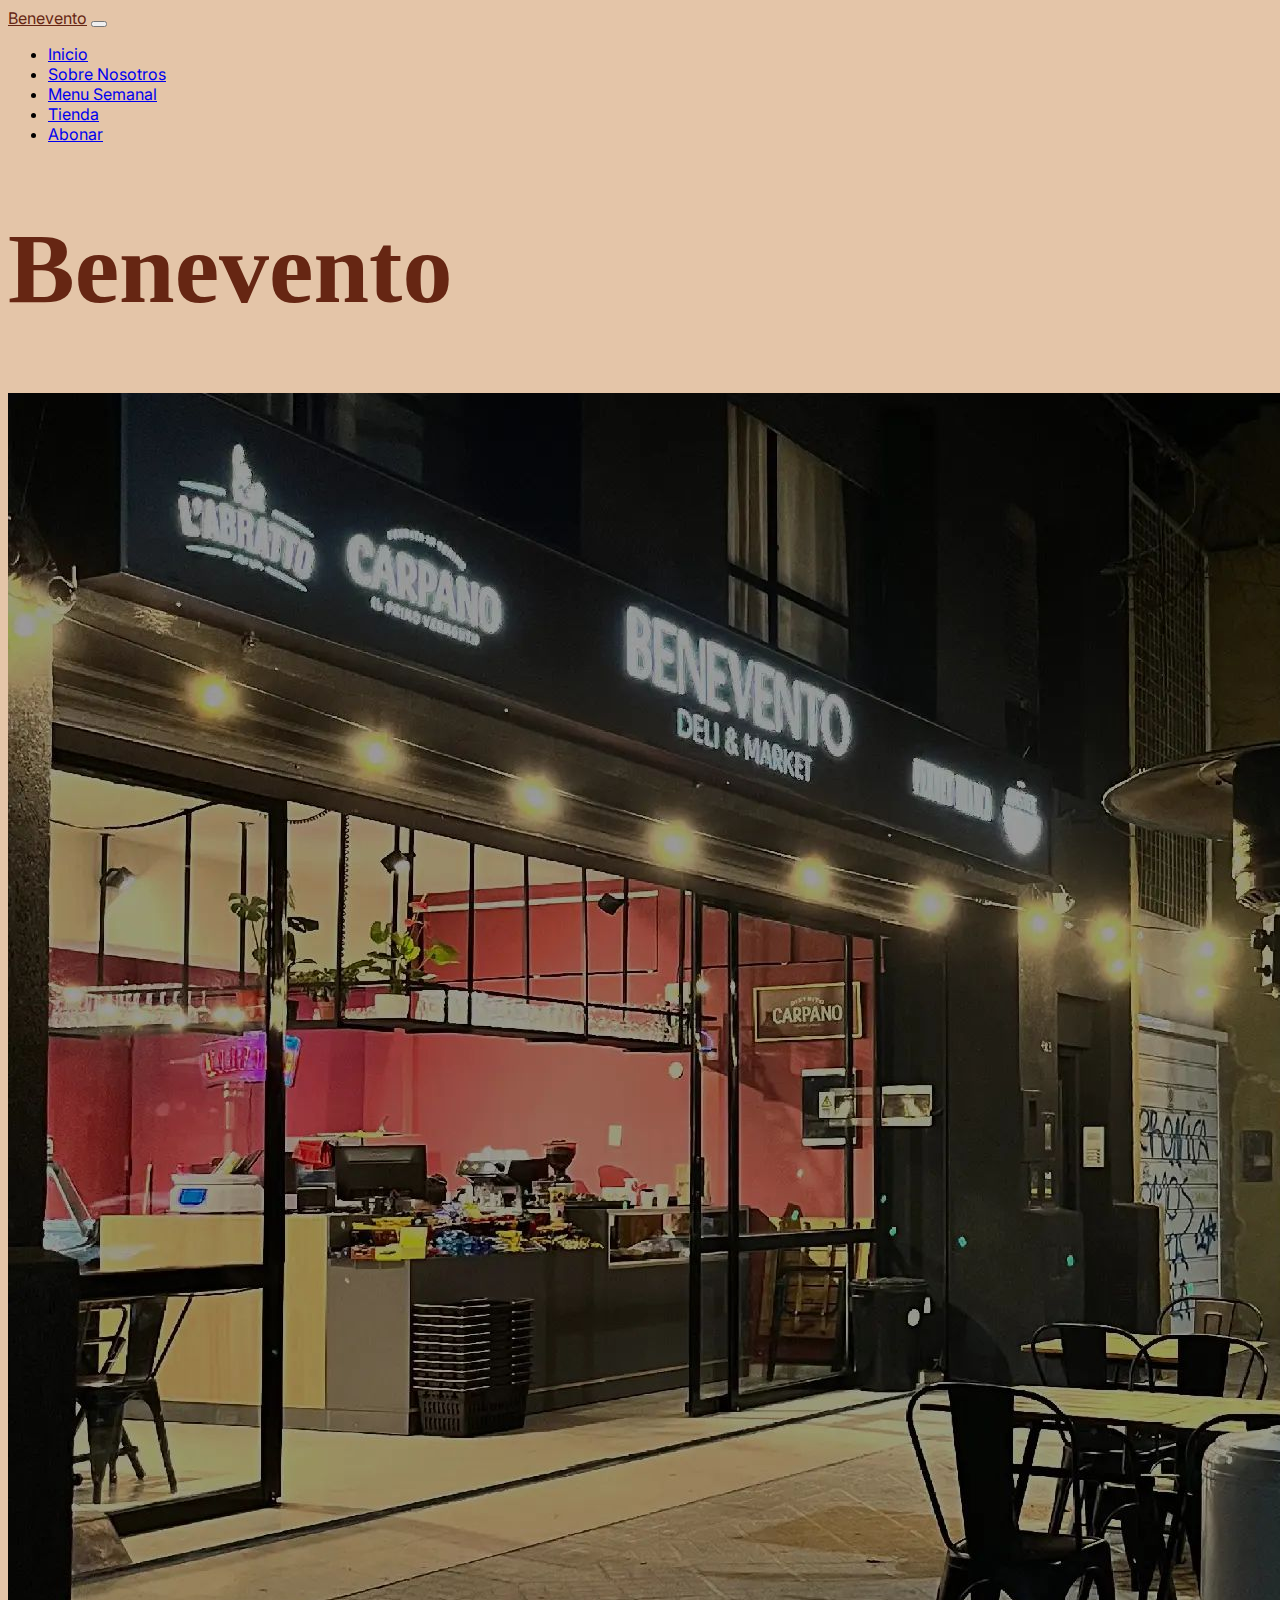
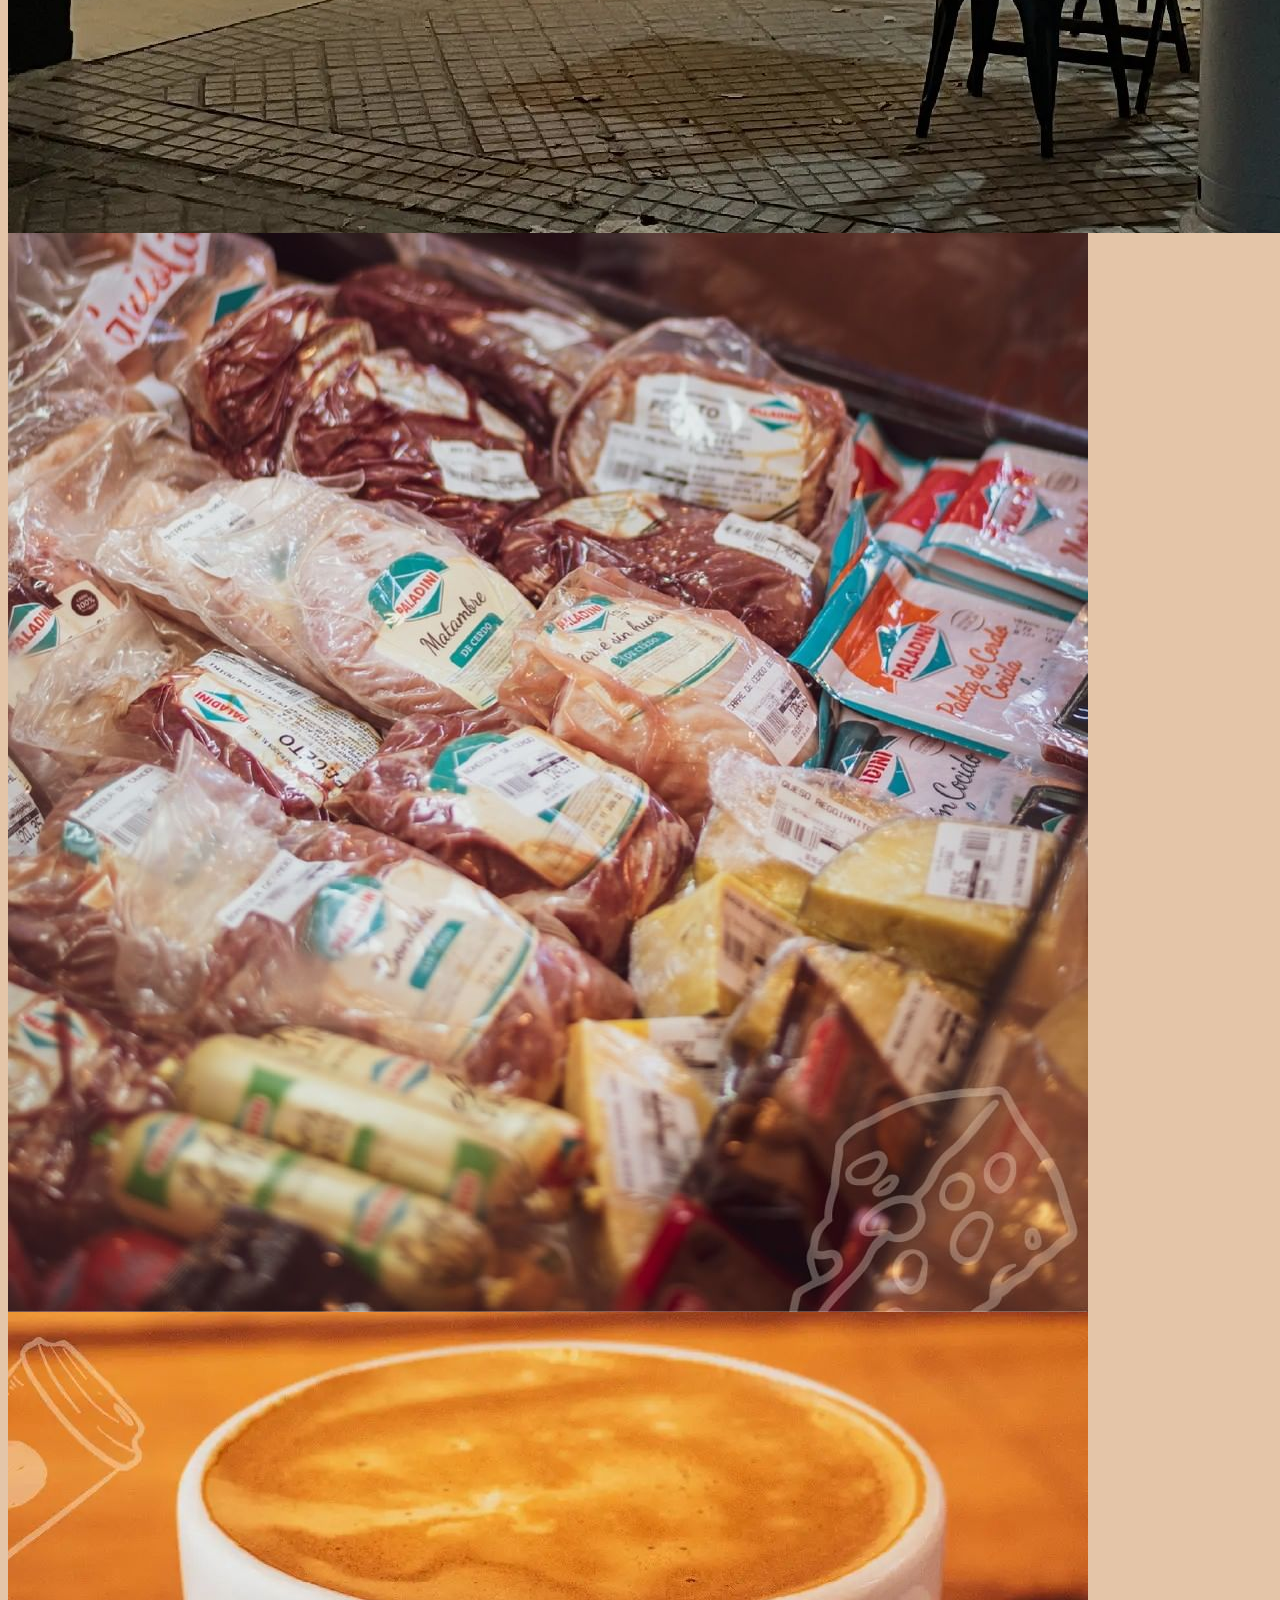
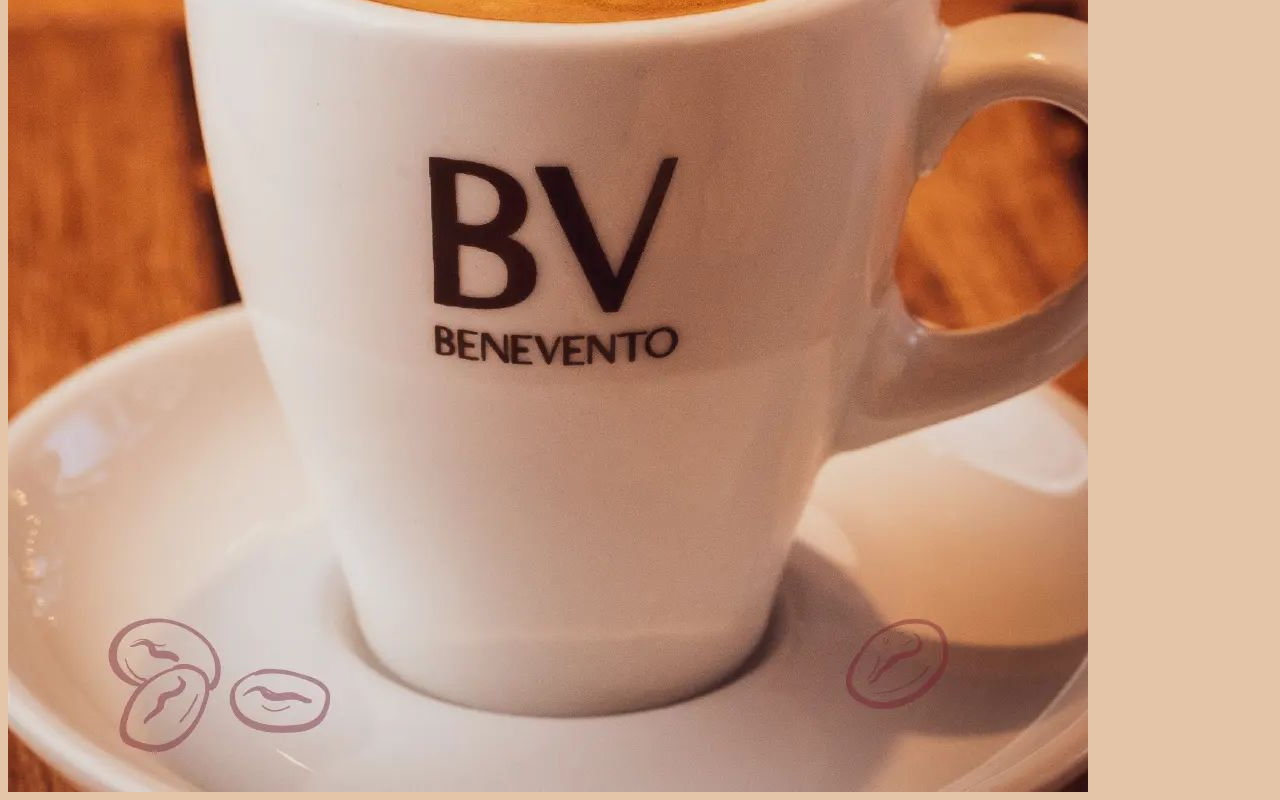
<file: index.html>
<!DOCTYPEType html>
<html lang="es">
<head> 
    <meta charset="UTF-8">
    <link rel="stylesheet" href="https://fonts.googleapis.com/css?family=Inter">
    <!-- CSS only -->
    <link href="https://cdn.jsdelivr.net/npm/bootstrap@5.2.0/dist/css/bootstrap.min.css" rel="stylesheet" integrity="sha384-gH2yIJqKdNHPEq0n4Mqa/HGKIhSkIHeL5AyhkYV8i59U5AR6csBvApHHNl/vI1Bx" crossorigin="anonymous">
    <link rel="stylesheet" href="./Styles/styles.css"> 
    <meta name="description" content="Benevento Dely y Market">
    <meta name="keywords" content="Benevento, DELY, MARKET. SUPER, SUPERMERCADO, MENU SEMANAL, BEBIDAS, COMIDA, FRUTAS">
    <title>Benevento</title>
</head>


<body class="fondo"> 
            <nav class="navbar navbar-expand-lg bg-light">
                <div class="container-fluid">
                  <a class="navbar-brand encabezado fw-bold" href="./index.html">Benevento</a>
                  <button class="navbar-toggler" type="button" data-bs-toggle="collapse" data-bs-target="#navbarNav" aria-controls="navbarNav" aria-expanded="false" aria-label="Toggle navigation">
                    <span class="navbar-toggler-icon"></span>
                  </button>
                  <div class="collapse navbar-collapse" id="navbarNav">
                    <ul class="navbar-nav ms-auto">
                      <li class="nav-item">
                        <a class="nav-link active" aria-current="page" href="./index.html">Inicio</a>
                      </li>
                      <li class="nav-item">
                        <a class="nav-link" href="./paginas/info.html">Sobre Nosotros</a>
                      </li>
                      <li class="nav-item">
                        <a class="nav-link" href="./paginas/menu.html">Menu Semanal</a>
                      </li>
                      <li class="nav-item">
                        <a class="nav-link" href="./paginas/tienda.html">Tienda</a>
                      </li>
                      <li class="nav-item">
                        <a class="nav-link" href="./paginas/abonar.html">Abonar</a>
                      </li>
                    </ul>
                  </div>
                </div>
              </nav> 

            <section class="container-fluid">
                <div class="row">
                    <!-- INICIO FILA-->
                    <div class="col text-center p-5">
                        <!-- INICIO COLUMNA-->
                            <h1 id="logo">Benevento</h1>      
                    </div>
                    <!-- TERMINA COLUMNA-->
                </div>
                <!-- TERMINA FILA-->
            </section>

        <div class="container">  
            <div class="row">  
            <!--INICIO FILA-->
                <div class="col-3 col-xl-4">
                </div>
                <div class="col-6 col-xl-4">    
                <!--INICIO COLUMNA-->   
                    <!--CARRUSEL-->
                    <section class="carousel slide" data-bs-ride="carousel">
                        <div class="carousel-inner ">
                            <div class="carousel-item active">
                                <img class="d-block w-100" src="./Imagenes/index4.jfif"   alt="">
                            </div>
                            <div class="carousel-item">
                                <img class="d-block w-100" src="./Imagenes/index1.jpg"   alt="">
                            </div>
                            <div class="carousel-item">
                                <img class="d-block w-100" src="./Imagenes/index2.jfif"   alt="">
                            </div>
                        </div>
                    </section>
                    <!--FIN CARRUSEL-->
                </div>
                <!--FIN COLUMNA--> 
                <div class="col-3 col-xl-4">   
                </div>
            </div>
            <!--FIN FILA--> 
        </div>    
        
            
    <!-- JavaScript Bundle with Popper -->
<script src="https://cdn.jsdelivr.net/npm/bootstrap@5.2.0/dist/js/bootstrap.bundle.min.js" integrity="sha384-A3rJD856KowSb7dwlZdYEkO39Gagi7vIsF0jrRAoQmDKKtQBHUuLZ9AsSv4jD4Xa" crossorigin="anonymous"></script>
</body>
</html>
</file>
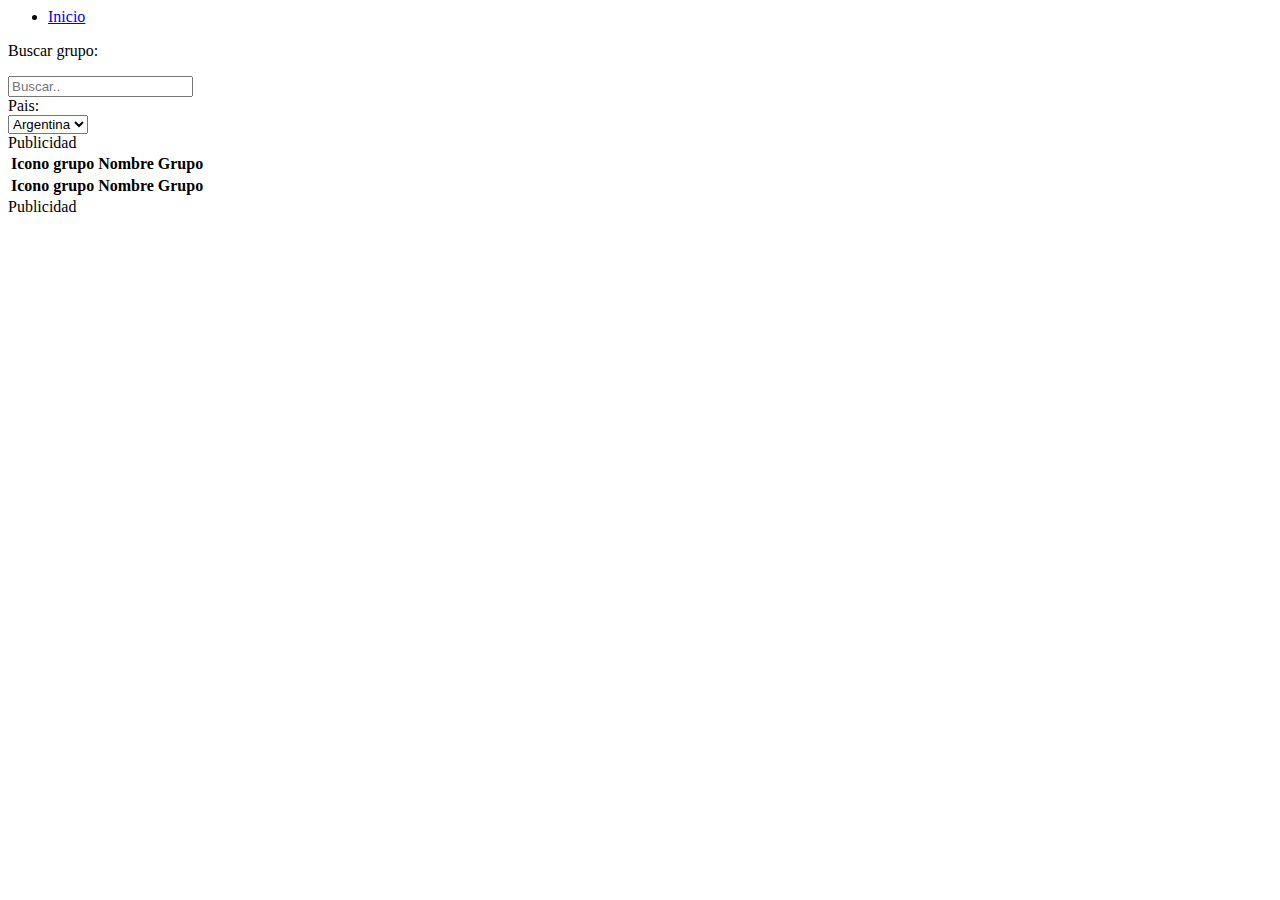
<file: paginas/grupos.html>
<!DOCTYPEType html>
<html lang="es">
<head> 
    <meta charset="UTF-8">
    <link rel="stylesheet" href="../Styles/styles.css"> 
    <link rel="stylesheet" href="https://fonts.googleapis.com/css?family=Inter">
    <title>CVT</title>
</head>

<body class="body">
    <header>
        <nav class="header__nav--inicio">
            <ul>
                <li>
                    <a href="../index.html">Inicio</a>
                </li> 
            </ul>  
        </nav>
    </header>

    
    <div class="buscador">
        <p class="buscador__p"> Buscar grupo: </p> 
        <input type="text" name="search" placeholder="Buscar..">
        <nav class="buscador__pais">Pais:</nav>
        <select>
            <option>Argentina</option>
            <option>Paraguay</option>
            <option>Uruguay</option>
            <option>Chile</option>
            <option>Brasil</option>
        </select>
    </div>

    <div class="main"> 
        <article>Publicidad</article>
        <aside>
             <table>
                <tr>
                    <th>Icono grupo</th>
                    <th>Nombre Grupo</th>
                </tr>
                <tr>
                    <th>Icono grupo</th>
                    <th>Nombre Grupo</th>
                </tr>
             </table>
        </aside>
        <article>Publicidad</article>
    </div>
</body>
</html>
</file>
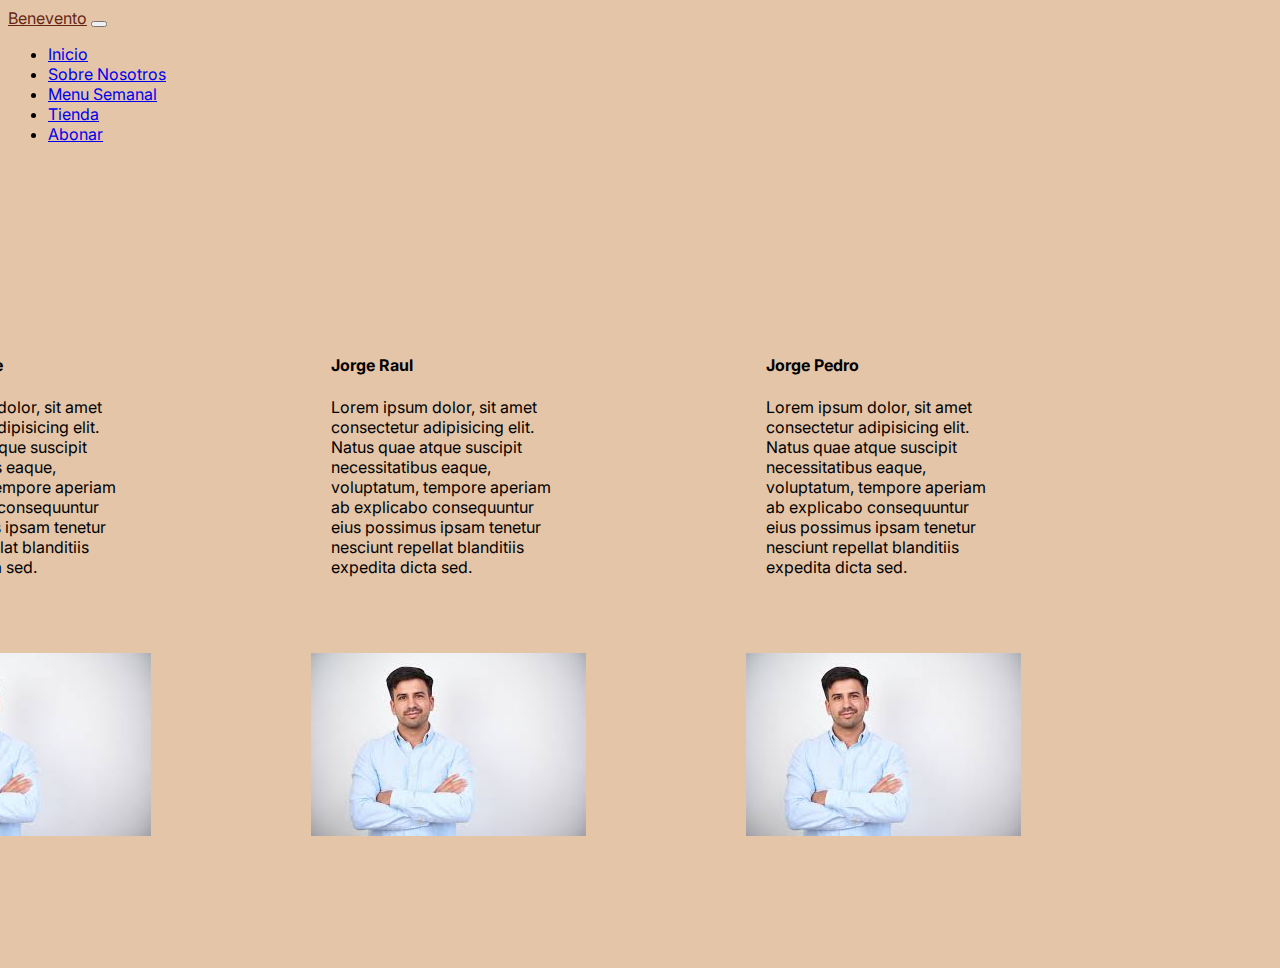
<file: paginas/info.html>
<!DOCTYPE html>
<html lang="en">
<head>
    <meta charset="UTF-8">
    <meta http-equiv="X-UA-Compatible" content="IE=edge">
    <meta name="viewport" content="width=device-width, initial-scale=1.0">
    <link rel="stylesheet" href="https://fonts.googleapis.com/css?family=Inter">
    <!-- CSS only -->
    <link href="https://cdn.jsdelivr.net/npm/bootstrap@5.2.0/dist/css/bootstrap.min.css" rel="stylesheet" integrity="sha384-gH2yIJqKdNHPEq0n4Mqa/HGKIhSkIHeL5AyhkYV8i59U5AR6csBvApHHNl/vI1Bx" crossorigin="anonymous">
    <link rel="stylesheet" href="../Styles/styles.css"> 
    <meta name="description" content="Benevento Dely y Market">
    <meta name="keywords" content="Benevento, DELY, MARKET. SUPER, SUPERMERCADO, MENU SEMANAL, BEBIDAS, COMIDA, FRUTAS">
    <title>Benevento</title>
</head>


<body class="fondo">
    <header>
        <nav class="navbar navbar-expand-lg bg-light">
            <div class="container-fluid">
              <a class="navbar-brand encabezado fw-bold" href="../index.html">Benevento</a>
              <button class="navbar-toggler" type="button" data-bs-toggle="collapse" data-bs-target="#navbarNav" aria-controls="navbarNav" aria-expanded="false" aria-label="Toggle navigation">
                <span class="navbar-toggler-icon"></span>
              </button>
              <div class="collapse navbar-collapse" id="navbarNav">
                <ul class="navbar-nav ms-auto">
                  <li class="nav-item">
                    <a class="nav-link active" aria-current="page" href="../index.html">Inicio</a>
                  </li>
                  <li class="nav-item">
                    <a class="nav-link" href="./info.html">Sobre Nosotros</a>
                  </li>
                  <li class="nav-item">
                    <a class="nav-link" href="./menu.html">Menu Semanal</a>
                  </li>
                  <li class="nav-item">
                    <a class="nav-link" href="./tienda.html">Tienda</a>
                  </li>
                  <li class="nav-item">
                    <a class="nav-link" href="./abonar.html">Abonar</a>
                  </li>
                </ul>
              </div>
            </div>
          </nav> 
    </header>


    <section class="perfil">
        <div class="container ">
          <!-- Card Start -->
          <div class="card">
            <div class="row ">
              <div class="col-md-6 p-1">
                <div class="card-block p-1">
                  <h4 class="card-title">Jorge Enrique </h4>
                  <p class="card-text">
                    Lorem ipsum dolor, sit amet consectetur adipisicing elit. Natus quae atque suscipit necessitatibus eaque, voluptatum, tempore aperiam ab explicabo consequuntur eius possimus ipsam tenetur nesciunt repellat blanditiis expedita dicta sed.
                  </p>
                </div>
              </div>
              <!-- Carousel start -->
              <div class="col-md-6">
                <img src="../Imagenes/Info/Perfil.jpg"  class="card-img-top" alt="">
            </div>
          </div>
          <!-- End of card -->   
        </div>
      </div>


        <div class="container ">
          <!-- Card Start -->
          <div class="card">
            <div class="row ">
              <div class="col-md-6 p-1">
                <div class="card-block p-1">
                  <h4 class="card-title">Jorge Raul </h4>
                  <p class="card-text">
                    Lorem ipsum dolor, sit amet consectetur adipisicing elit. Natus quae atque suscipit necessitatibus eaque, voluptatum, tempore aperiam ab explicabo consequuntur eius possimus ipsam tenetur nesciunt repellat blanditiis expedita dicta sed.
                  </p>
                </div>
              </div>
              <!-- Carousel start -->
              <div class="col-md-6">
                <img src="../Imagenes/Info/Perfil.jpg"  class="card-img-top" alt="">
              </div>
          </div>
          <!-- End of card -->   
        </div>
      </div>

        <div class="container ">
          <!-- Card Start -->
          <div class="card">
            <div class="row ">
              <div class="col-md-6 p-1">
                <div class="card-block p-1">
                  <h4 class="card-title">Jorge Pedro </h4>
                  <p class="card-text">
                    Lorem ipsum dolor, sit amet consectetur adipisicing elit. Natus quae atque suscipit necessitatibus eaque, voluptatum, tempore aperiam ab explicabo consequuntur eius possimus ipsam tenetur nesciunt repellat blanditiis expedita dicta sed.
                  </p>
                </div>
              </div>
              <!-- Carousel start -->
              <div class="col-md-6">
                <img src="../Imagenes/Info/Perfil.jpg"  class="card-img-top" alt="">
              </div>
          </div>
          <!-- End of card -->   
        </div>
    </section>


    <!-- JavaScript Bundle with Popper -->
<script src="https://cdn.jsdelivr.net/npm/bootstrap@5.2.0/dist/js/bootstrap.bundle.min.js" integrity="sha384-A3rJD856KowSb7dwlZdYEkO39Gagi7vIsF0jrRAoQmDKKtQBHUuLZ9AsSv4jD4Xa" crossorigin="anonymous"></script>

</body>
</html>
</file>
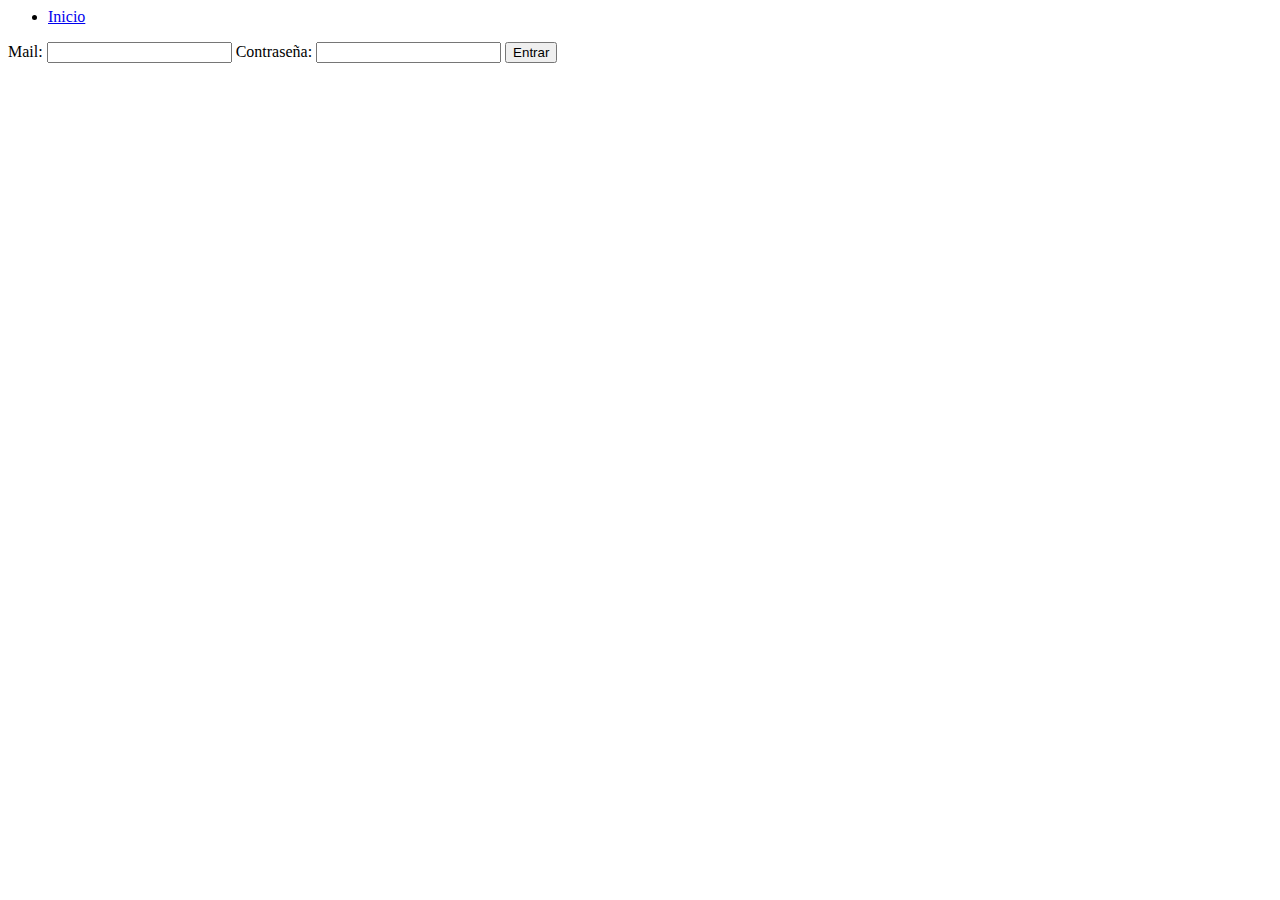
<file: paginas/login.html>
<!DOCTYPEType html>
<html lang="es">
<head> 
    <meta charset="UTF-8">
    <link rel="stylesheet" href="https://fonts.googleapis.com/css?family=Inter">
    <link rel="stylesheet" href="../Styles/styles.css"> 
    <title>CVT</title>
</head>


<body>
    <div id="grilla__login">
        <header>
            <nav id="header__nav--inicio">
                <ul>
                    <li>
                        <a href="../index.html">Inicio</a>
                    </li>  
                </ul>      
            </nav>
        </header>

        <form >
            <label for="mail">Mail:</label>
            <input id="mail" type="texto">
            
            <label for="contra">Contraseña:</label>
            <input id="contra" type="password">
            
            <input type="submit" value="Entrar">
        </form>

    </div>    
</body>
</html>
</file>
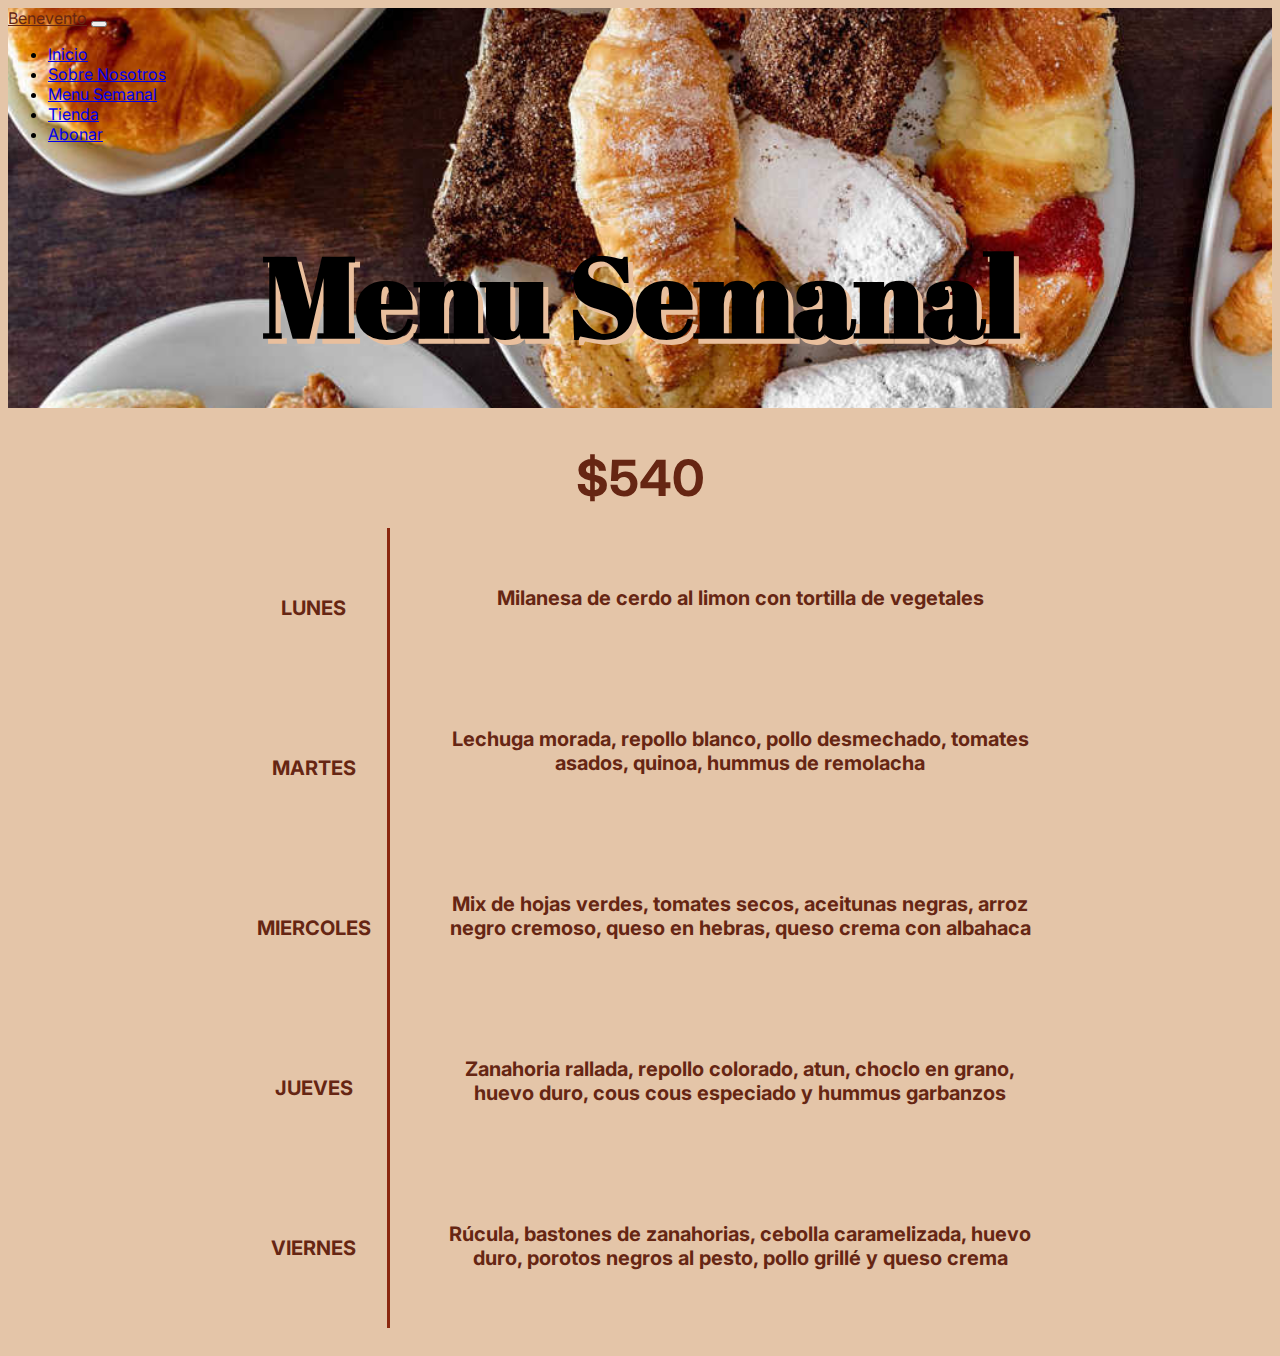
<file: paginas/menu.html>
<!DOCTYPE html>
<html lang="en">
<head>
    <meta charset="UTF-8">
    <link href="https://fonts.googleapis.com/css2?family=Abril+Fatface&display=swap" rel="stylesheet">    <meta http-equiv="X-UA-Compatible" content="IE=edge">
    <link rel="stylesheet" href="https://fonts.googleapis.com/css?family=Inter">
    <meta name="viewport" content="width=device-width, initial-scale=1.0">
    <!-- CSS only -->
    <link href="https://cdn.jsdelivr.net/npm/bootstrap@5.2.0/dist/css/bootstrap.min.css" rel="stylesheet" integrity="sha384-gH2yIJqKdNHPEq0n4Mqa/HGKIhSkIHeL5AyhkYV8i59U5AR6csBvApHHNl/vI1Bx" crossorigin="anonymous">
    <link rel="stylesheet" href="../Styles/styles.css">
    <meta name="description" content="Benevento Dely y Market">
    <meta name="keywords" content="Benevento, DELY, MARKET. SUPER, SUPERMERCADO, MENU SEMANAL, BEBIDAS, COMIDA, FRUTAS">
    <title>Benevento</title>
</head>


<body class="fondo">
    <header class="headerMenu">
        <nav class="navbar navbar-expand-lg bg-light">
            <div class="container-fluid">
              <a class="navbar-brand encabezado fw-bold" href="../index.html">Benevento</a>
              <button class="navbar-toggler" type="button" data-bs-toggle="collapse" data-bs-target="#navbarNav" aria-controls="navbarNav" aria-expanded="false" aria-label="Toggle navigation">
                <span class="navbar-toggler-icon"></span>
              </button>
              <div class="collapse navbar-collapse" id="navbarNav">
                <ul class="navbar-nav ms-auto">
                  <li class="nav-item">
                    <a class="nav-link active" aria-current="page" href="../index.html">Inicio</a>
                  </li>
                  <li class="nav-item">
                    <a class="nav-link" href="./info.html">Sobre Nosotros</a>
                  </li>
                  <li class="nav-item">
                    <a class="nav-link" href="./menu.html">Menu Semanal</a>
                  </li>
                  <li class="nav-item">
                    <a class="nav-link" href="./tienda.html">Tienda</a>
                  </li> 
                  <li class="nav-item">
                    <a class="nav-link" href="./abonar.html">Abonar</a>
                  </li>
                </ul>
              </div>
            </div>
          </nav> 

        <div class="container">   
            <div class="row">
                <div class="col justify-content-center menu mt-5">
                    <h1>Menu Semanal</h1>
                </div>
            </div>
        </div>

    </header>

          <div class="container">
            <div class="row">
                <!-- INICIO FILA-->
                <div class="col p-0 mt-5">
                    <!-- INICIO COLUMNA-->
                    <nav id="nav">
                        <article class="article">
                            <h1 id="precio" >$540</h1>
                            <div id="dia" class="menu_opc">
                                <p>LUNES</p>
                                <p>MARTES</p>
                                <p>MIERCOLES</p>
                                <p>JUEVES</p>
                                <p>VIERNES</p>
                            </div>
                            <div id="comida" class="menu_opc">
                                <p>Milanesa de cerdo al limon con tortilla de vegetales</p>
                                <p>Lechuga morada, repollo blanco, pollo desmechado, tomates asados, quinoa, hummus de remolacha</p>
                                <p>Mix de hojas verdes, tomates secos, aceitunas negras, arroz negro cremoso, queso en hebras, queso crema con albahaca</p>
                                <p>Zanahoria rallada, repollo colorado, atun, choclo en grano, huevo duro, cous cous especiado y hummus garbanzos</p>
                                <p>Rúcula, bastones de zanahorias, cebolla caramelizada, huevo duro, porotos negros al pesto, pollo grillé y queso crema</p>
                            </div>
                        </article>
                    </nav>
                </div>  
                <!-- TERMINA COLUMNA-->  
            </div> 
            <!-- TERMINA FILA--> 
        </div>
    

    



    <!-- JavaScript Bundle with Popper -->
    <script src="https://cdn.jsdelivr.net/npm/bootstrap@5.2.0/dist/js/bootstrap.bundle.min.js" integrity="sha384-A3rJD856KowSb7dwlZdYEkO39Gagi7vIsF0jrRAoQmDKKtQBHUuLZ9AsSv4jD4Xa" crossorigin="anonymous"></script>

</body>
</file>
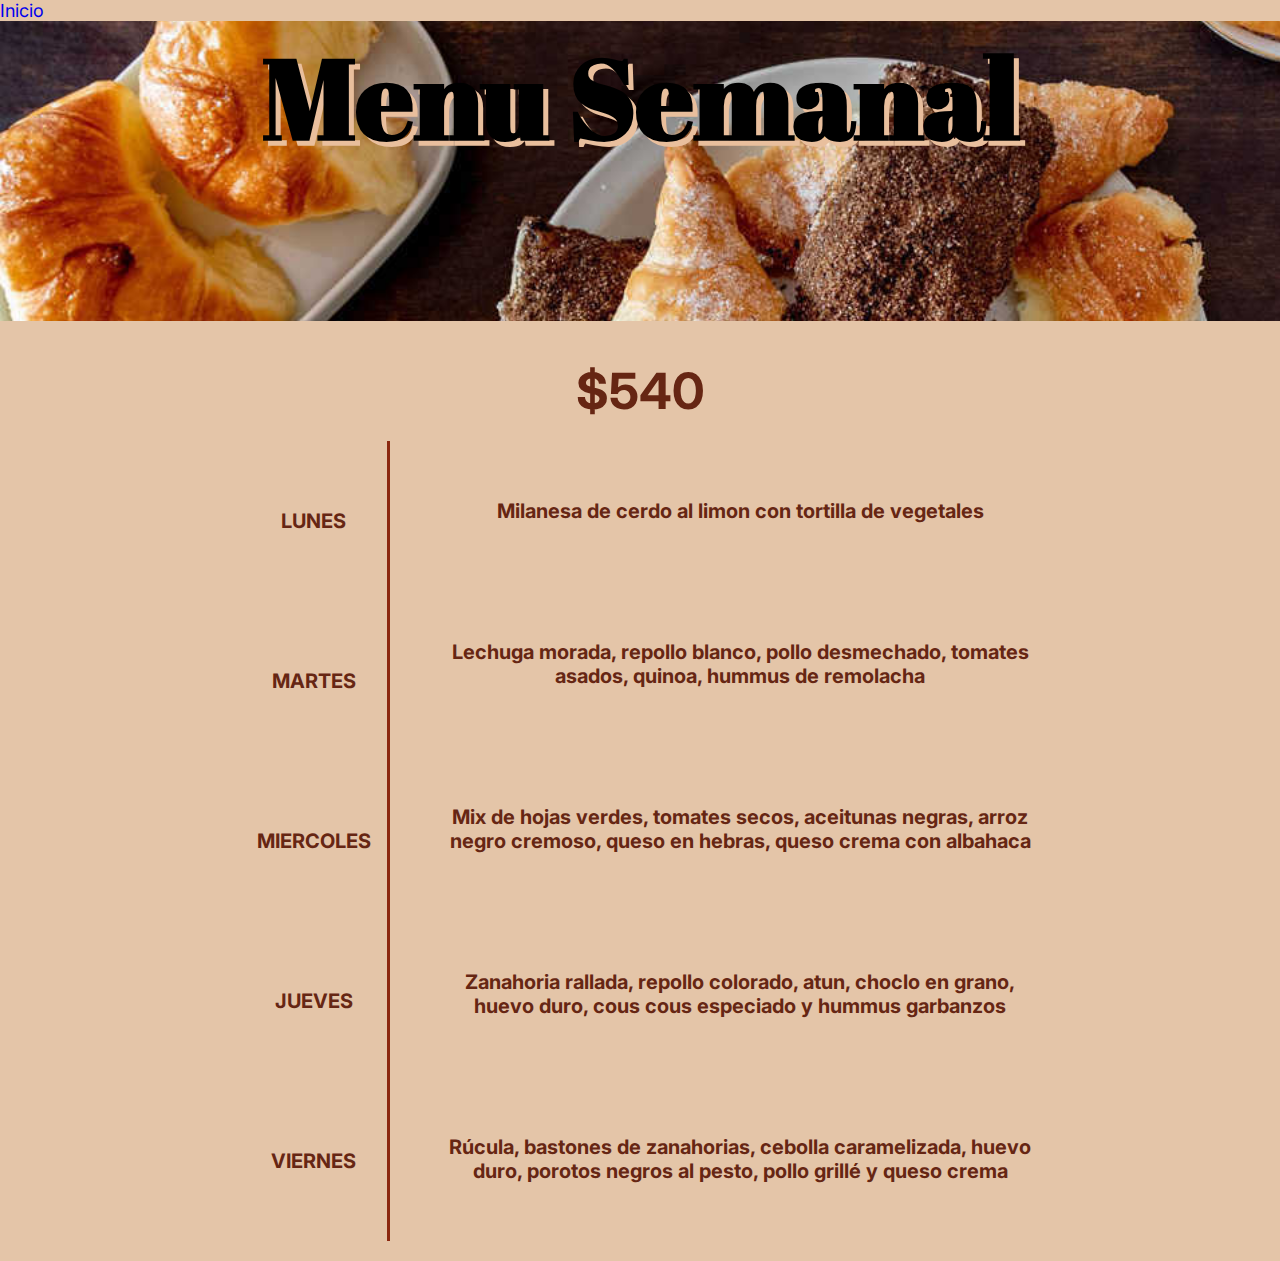
<file: paginas/menuSemanal.html>
<!DOCTYPE html>
<html lang="en">
<head>
    <meta charset="UTF-8">
    <link href="https://fonts.googleapis.com/css2?family=Abril+Fatface&display=swap" rel="stylesheet">    <meta http-equiv="X-UA-Compatible" content="IE=edge">
    <link rel="stylesheet" href="https://fonts.googleapis.com/css?family=Inter">
    <meta name="viewport" content="width=device-width, initial-scale=1.0">
    <!-- CSS only -->
    <link href="https://cdn.jsdelivr.net/npm/bootstrap@5.2.0/dist/css/bootstrap.min.css" rel="stylesheet" integrity="sha384-gH2yIJqKdNHPEq0n4Mqa/HGKIhSkIHeL5AyhkYV8i59U5AR6csBvApHHNl/vI1Bx" crossorigin="anonymous">
    <link rel="stylesheet" href="../Styles/menuSemanal.css">
    <title>Menu Semanal</title>
</head>

<body>
    <div>
        <section class="container">
            <div class="row">
                <!-- INICIO FILA-->
                <div class="col end-0 p-0">
                    <!-- INICIO COLUMNA-->
                    <nav class="navbar bg-light ">
                        <div class="container-fluid justify-content-end">
                          <a class="navbar-brand link-danger" href="../index.html">Inicio</a>
                        </div>
                      </nav>
                </div>  
                <!-- TERMINA COLUMNA-->  
            </div> 
            <!-- TERMINA FILA-->  

            <div class="row">
                <!-- INICIO FILA-->
                <div class="col p-0">
                    <!-- INICIO COLUMNA-->
                    <section class="menu">
                        <h1 class="text-center">Menu Semanal</h1>
                    </section>
                </div>  
                <!-- TERMINA COLUMNA-->  
            </div> 
            <!-- TERMINA FILA--> 

            <div class="row">
                <!-- INICIO FILA-->
                <div class="col p-0">
                    <!-- INICIO COLUMNA-->
                    <nav id="nav">
                        <article>
                            <h1 id="precio" >$540</h1>
                            <div id="dia" class="menu_opc">
                                <p>LUNES</p>
                                <p>MARTES</p>
                                <p>MIERCOLES</p>
                                <p>JUEVES</p>
                                <p>VIERNES</p>
                            </div>
                            <div id="comida" class="menu_opc">
                                <p>Milanesa de cerdo al limon con tortilla de vegetales</p>
                                <p>Lechuga morada, repollo blanco, pollo desmechado, tomates asados, quinoa, hummus de remolacha</p>
                                <p>Mix de hojas verdes, tomates secos, aceitunas negras, arroz negro cremoso, queso en hebras, queso crema con albahaca</p>
                                <p>Zanahoria rallada, repollo colorado, atun, choclo en grano, huevo duro, cous cous especiado y hummus garbanzos</p>
                                <p>Rúcula, bastones de zanahorias, cebolla caramelizada, huevo duro, porotos negros al pesto, pollo grillé y queso crema</p>
                            </div>
                        </article>
                    </nav>
                </div>  
                <!-- TERMINA COLUMNA-->  
            </div> 
            <!-- TERMINA FILA--> 

        </section>
    </div>

    <!--
    <header > 
        <nav  class="navegacion">
            <a href="../index.html">Inicio</a> 
        </nav>
    </header>
    <section id="border" class="menu">
        <h1>Menu Semanal</h1>
    </section>
    <nav id="nav">
        <article>
            <h1 id="precio" >$540</h1>
            <div id="dia" class="menu_opc">
                <p>LUNES</p>
                <p>MARTES</p>
                <p>MIERCOLES</p>
                <p>JUEVES</p>
                <p>VIERNES</p>
            </div>
            <div id="comida" class="menu_opc">
                <p>Milanesa de cerdo al limon con tortilla de vegetales</p>
                <p>Lechuga morada, repollo blanco, pollo desmechado, tomates asados, quinoa, hummus de remolacha</p>
                <p>Mix de hojas verdes, tomates secos, aceitunas negras, arroz negro cremoso, queso en hebras, queso crema con albahaca</p>
                <p>Zanahoria rallada, repollo colorado, atun, choclo en grano, huevo duro, cous cous especiado y hummus garbanzos</p>
                <p>Rúcula, bastones de zanahorias, cebolla caramelizada, huevo duro, porotos negros al pesto, pollo grillé y queso crema</p>
            </div>
        </article>
    </nav>

    -->

    <!-- JavaScript Bundle with Popper -->
    <script src="https://cdn.jsdelivr.net/npm/bootstrap@5.2.0/dist/js/bootstrap.bundle.min.js" integrity="sha384-A3rJD856KowSb7dwlZdYEkO39Gagi7vIsF0jrRAoQmDKKtQBHUuLZ9AsSv4jD4Xa" crossorigin="anonymous"></script>

</body>
</html>
</file>
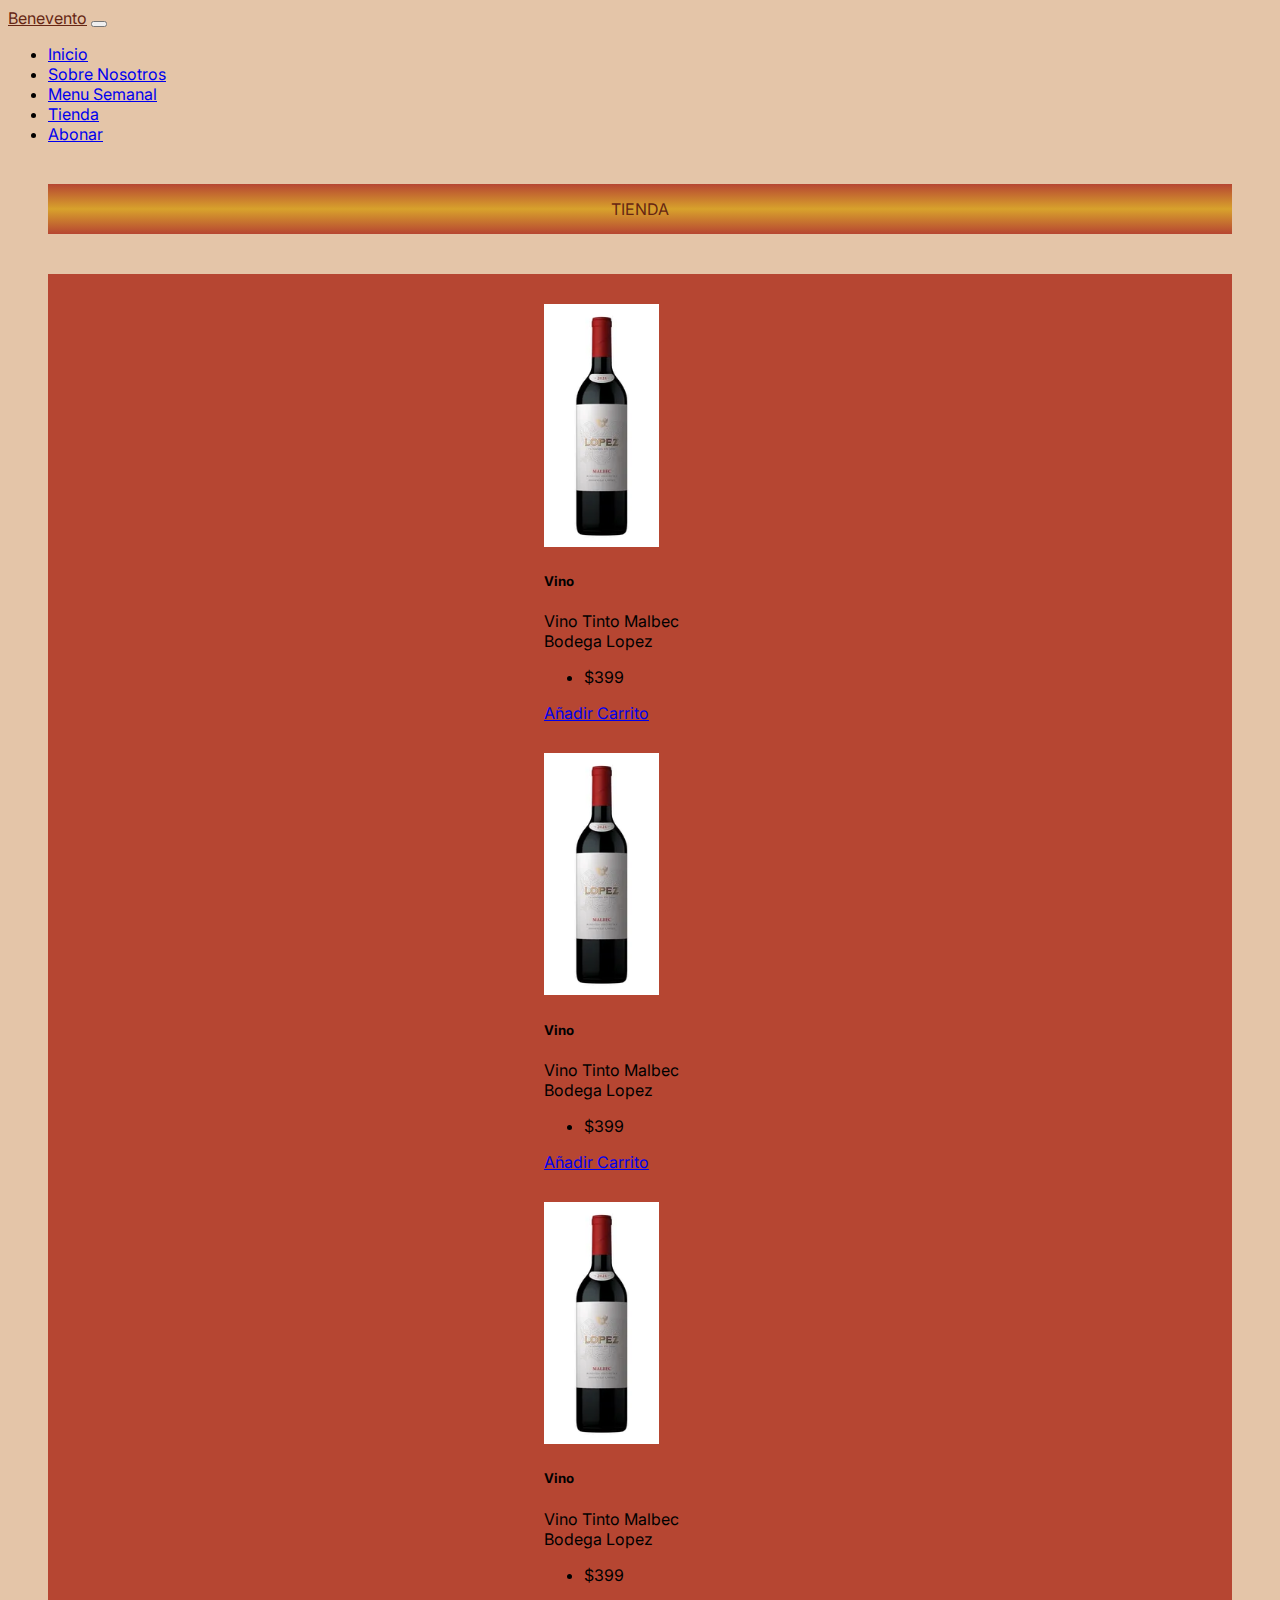
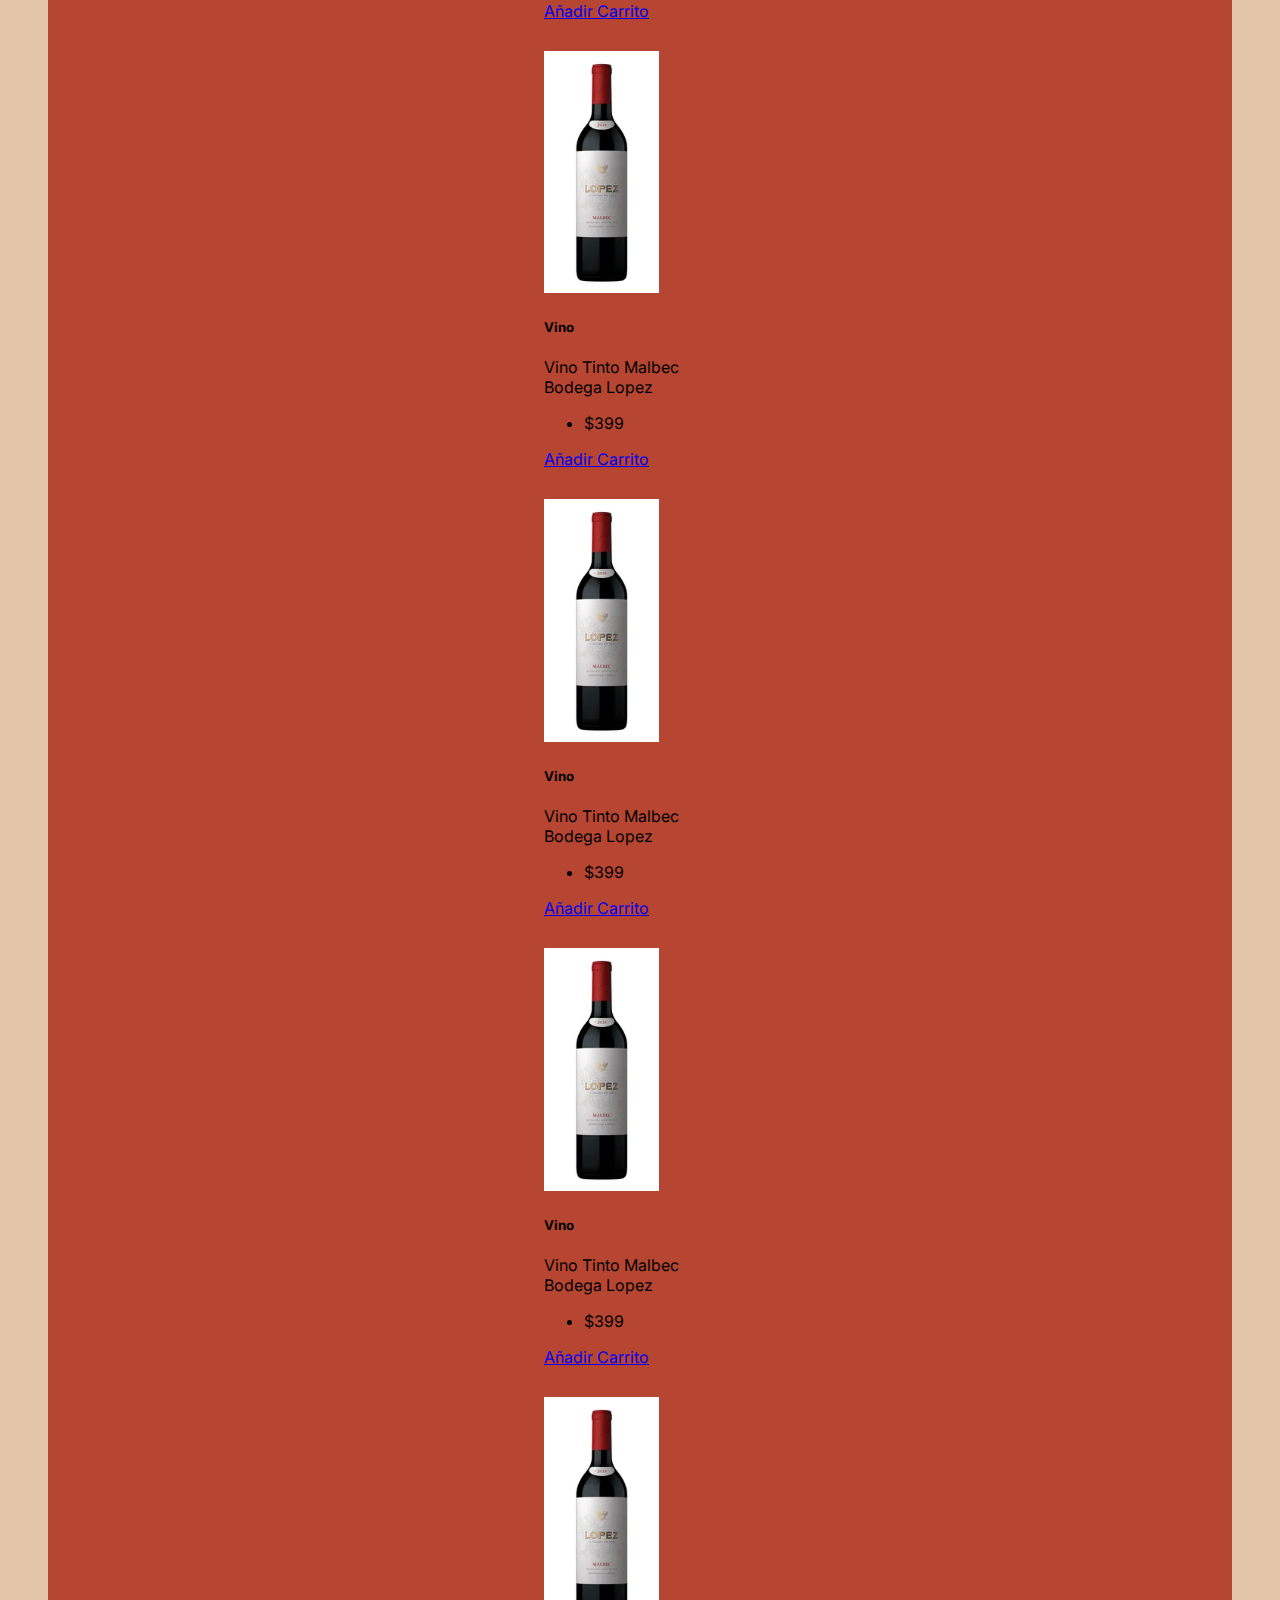
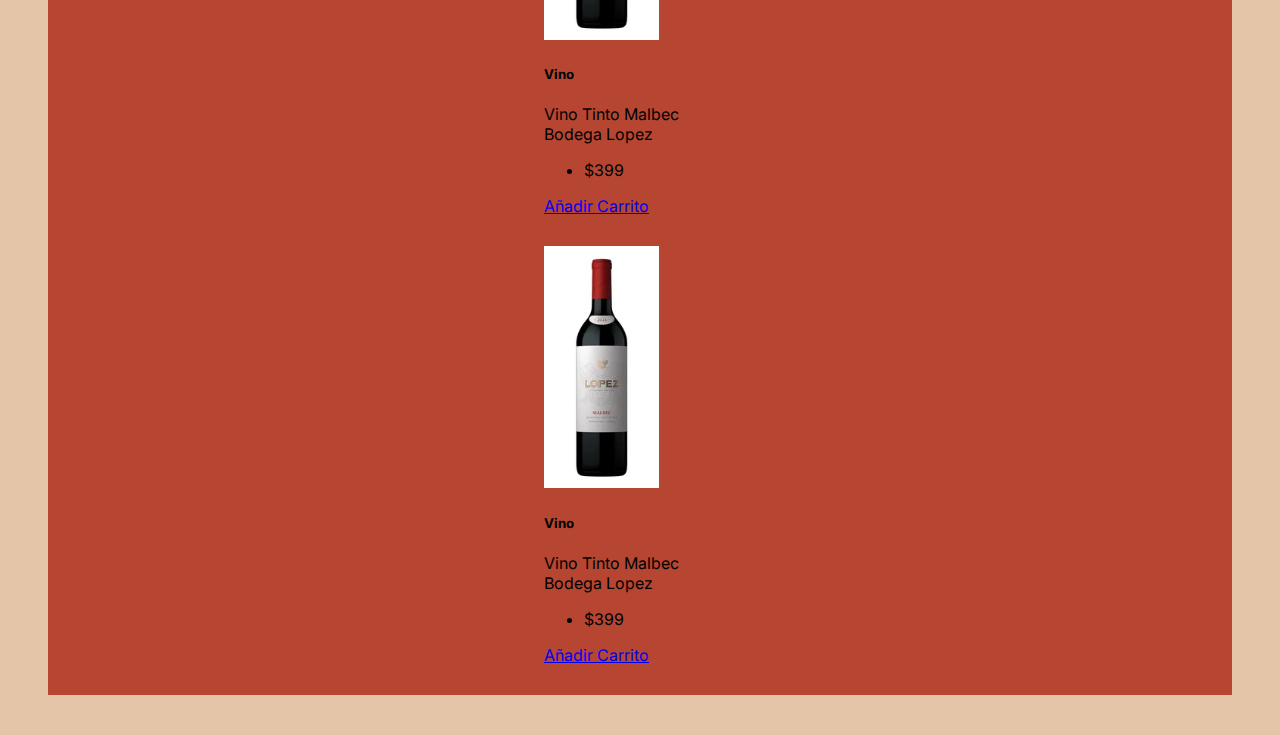
<file: paginas/tienda.html>
<!DOCTYPE html>
<html lang="en">
<head>
    <meta charset="UTF-8">
    <meta http-equiv="X-UA-Compatible" content="IE=edge">
    <meta name="viewport" content="width=device-width, initial-scale=1.0">
    <link rel="stylesheet" href="https://fonts.googleapis.com/css?family=Inter">
    <!-- CSS only -->
    <link href="https://cdn.jsdelivr.net/npm/bootstrap@5.2.0/dist/css/bootstrap.min.css" rel="stylesheet" integrity="sha384-gH2yIJqKdNHPEq0n4Mqa/HGKIhSkIHeL5AyhkYV8i59U5AR6csBvApHHNl/vI1Bx" crossorigin="anonymous">
    <link rel="stylesheet" href="../Styles/styles.css"> 
    <meta name="description" content="Benevento Dely y Market">
    <meta name="keywords" content="Benevento, DELY, MARKET. SUPER, SUPERMERCADO, MENU SEMANAL, BEBIDAS, COMIDA, FRUTAS">
    <title>Benevento</title>
</head>


<body class="fondo">
    <header>
        <nav class="navbar navbar-expand-lg bg-light">
            <div class="container-fluid">
              <a class="navbar-brand encabezado fw-bold" href="../index.html">Benevento</a>
              <button class="navbar-toggler" type="button" data-bs-toggle="collapse" data-bs-target="#navbarNav" aria-controls="navbarNav" aria-expanded="false" aria-label="Toggle navigation">
                <span class="navbar-toggler-icon"></span>
              </button>
              <div class="collapse navbar-collapse" id="navbarNav">
                <ul class="navbar-nav ms-auto">
                  <li class="nav-item">
                    <a class="nav-link active" aria-current="page" href="../index.html">Inicio</a>
                  </li>
                  <li class="nav-item">
                    <a class="nav-link" href="./info.html">Sobre Nosotros</a>
                  </li>
                  <li class="nav-item">
                    <a class="nav-link" href="./menu.html">Menu Semanal</a>
                  </li>
                  <li class="nav-item">
                    <a class="nav-link" href="./tienda.html">Tienda</a>
                  </li>
                  <li class="nav-item">
                    <a class="nav-link" href="./abonar.html">Abonar</a>
                  </li>
                </ul>
              </div>
            </div>
          </nav> 
    </header>

    <p class="display-1 text-center titulo">TIENDA</p>

    <!-- CARDS -->
    <section class="productos">
      <div class="container">
        <div class="row">

          <!-- COL 1 -->
          <div class="col col-sm-6 col-md-4 col-lg-3 cartas">
            <!-- CARD -->
            <div class="card" style="width: 12rem;">
              <img  src="../Imagenes/Tienda/vino1.jpg" class="card-img-top escala"  alt="...">
              <div class="card-body">
                <h5 class="card-title" id="">Vino</h5>
                <p class="card-text">Vino Tinto Malbec Bodega Lopez</p>
              </div>
              <ul class="list-group list-group-flush">
                <li class="list-group-item">$399</li>    
              </ul>
              <div class="card-body">
                <a href="#" class="btn btn-primary">Añadir Carrito</a>
              </div>
            </div>  
            <!-- FIN CARD -->  

          </div>
          <!-- FIN COL -->


          <!-- COL 2 -->
          <div class="col col-sm-6 col-md-4 col-lg-3 cartas">
            <!-- CARD -->
            <div class="card" style="width: 12rem;">
              <img  src="../Imagenes/Tienda/vino1.jpg" class="card-img-top escala"  alt="...">
              <div class="card-body">
                <h5 class="card-title" id="">Vino</h5>
                <p class="card-text">Vino Tinto Malbec Bodega Lopez</p>
              </div>
              <ul class="list-group list-group-flush">
                <li class="list-group-item">$399</li>    
              </ul>
              <div class="card-body">
                <a href="#" class="btn btn-primary">Añadir Carrito</a>
              </div>
            </div>  
            <!-- FIN CARD -->  

          </div>
          <!-- FIN COL -->

          <!-- COL 3 -->
          <div class="col col-sm-6 col-md-4 col-lg-3 cartas">
            <!-- CARD -->
            <div class="card" style="width: 12rem;">
              <img  src="../Imagenes/Tienda/vino1.jpg" class="card-img-top escala"  alt="...">
              <div class="card-body">
                <h5 class="card-title" id="">Vino</h5>
                <p class="card-text">Vino Tinto Malbec Bodega Lopez</p>
              </div>
              <ul class="list-group list-group-flush">
                <li class="list-group-item">$399</li>    
              </ul>
              <div class="card-body">
                <a href="#" class="btn btn-primary">Añadir Carrito</a>
              </div>
            </div>  
            <!-- FIN CARD -->  

          </div>
          <!-- FIN COL -->

          <!-- COL 4 -->
          <div class="col col-sm-6 col-md-4 col-lg-3 cartas">
            <!-- CARD -->
            <div class="card" style="width: 12rem;">
              <img  src="../Imagenes/Tienda/vino1.jpg" class="card-img-top escala"  alt="...">
              <div class="card-body">
                <h5 class="card-title" id="">Vino</h5>
                <p class="card-text">Vino Tinto Malbec Bodega Lopez</p>
              </div>
              <ul class="list-group list-group-flush">
                <li class="list-group-item">$399</li>    
              </ul>
              <div class="card-body">
                <a href="#" class="btn btn-primary">Añadir Carrito</a>
              </div>
            </div>  
            <!-- FIN CARD -->  

          </div>
          <!-- FIN COL -->
        


        
          <!-- COL 5 -->
          <div class="col col-sm-6 col-md-4 col-lg-3 cartas">
            <!-- CARD -->
            <div class="card" style="width: 12rem;">
              <img  src="../Imagenes/Tienda/vino1.jpg" class="card-img-top escala"  alt="...">
              <div class="card-body">
                <h5 class="card-title" id="">Vino</h5>
                <p class="card-text">Vino Tinto Malbec Bodega Lopez</p>
              </div>
              <ul class="list-group list-group-flush">
                <li class="list-group-item">$399</li>    
              </ul>
              <div class="card-body">
                <a href="#" class="btn btn-primary">Añadir Carrito</a>
              </div>
            </div>  
            <!-- FIN CARD -->  

          </div>
          <!-- FIN COL -->

          <!-- COL 6 -->
          <div class="col col-sm-6 col-md-4 col-lg-3 cartas">
            <!-- CARD -->
            <div class="card" style="width: 12rem;">
              <img  src="../Imagenes/Tienda/vino1.jpg" class="card-img-top escala"  alt="...">
              <div class="card-body">
                <h5 class="card-title" id="">Vino</h5>
                <p class="card-text">Vino Tinto Malbec Bodega Lopez</p>
              </div>
              <ul class="list-group list-group-flush">
                <li class="list-group-item">$399</li>    
              </ul>
              <div class="card-body">
                <a href="#" class="btn btn-primary">Añadir Carrito</a>
              </div>
            </div>  
            <!-- FIN CARD -->  

          </div>
          <!-- FIN COL -->

          <!-- COL 7 -->
          <div class="col col-sm-6 col-md-4 col-lg-3 cartas">
            <!-- CARD -->
            <div class="card" style="width: 12rem;">
              <img  src="../Imagenes/Tienda/vino1.jpg" class="card-img-top escala"  alt="...">
              <div class="card-body">
                <h5 class="card-title" id="">Vino</h5>
                <p class="card-text">Vino Tinto Malbec Bodega Lopez</p>
              </div>
              <ul class="list-group list-group-flush">
                <li class="list-group-item">$399</li>    
              </ul>
              <div class="card-body">
                <a href="#" class="btn btn-primary">Añadir Carrito</a>
              </div>
            </div>  
            <!-- FIN CARD -->  

          </div>
          <!-- FIN COL -->

          <!-- COL 8 -->
          <div class="col col-sm-6 col-md-4 col-lg-3 cartas">
            <!-- CARD -->
            <div class="card" style="width: 12rem;">
              <img  src="../Imagenes/Tienda/vino1.jpg" class="card-img-top escala"  alt="...">
              <div class="card-body">
                <h5 class="card-title" id="">Vino</h5>
                <p class="card-text">Vino Tinto Malbec Bodega Lopez</p>
              </div>
              <ul class="list-group list-group-flush">
                <li class="list-group-item">$399</li>    
              </ul>
              <div class="card-body">
                <a href="#" class="btn btn-primary">Añadir Carrito</a>
              </div>
            </div>  
            <!-- FIN CARD -->  

          </div>
          <!-- FIN COL -->
        </div>

      </div>

    </section>
    <!-- FIN CARD -->




    <!-- JavaScript Bundle with Popper -->
<script src="https://cdn.jsdelivr.net/npm/bootstrap@5.2.0/dist/js/bootstrap.bundle.min.js" integrity="sha384-A3rJD856KowSb7dwlZdYEkO39Gagi7vIsF0jrRAoQmDKKtQBHUuLZ9AsSv4jD4Xa" crossorigin="anonymous"></script>

</body>
</html>
</file>
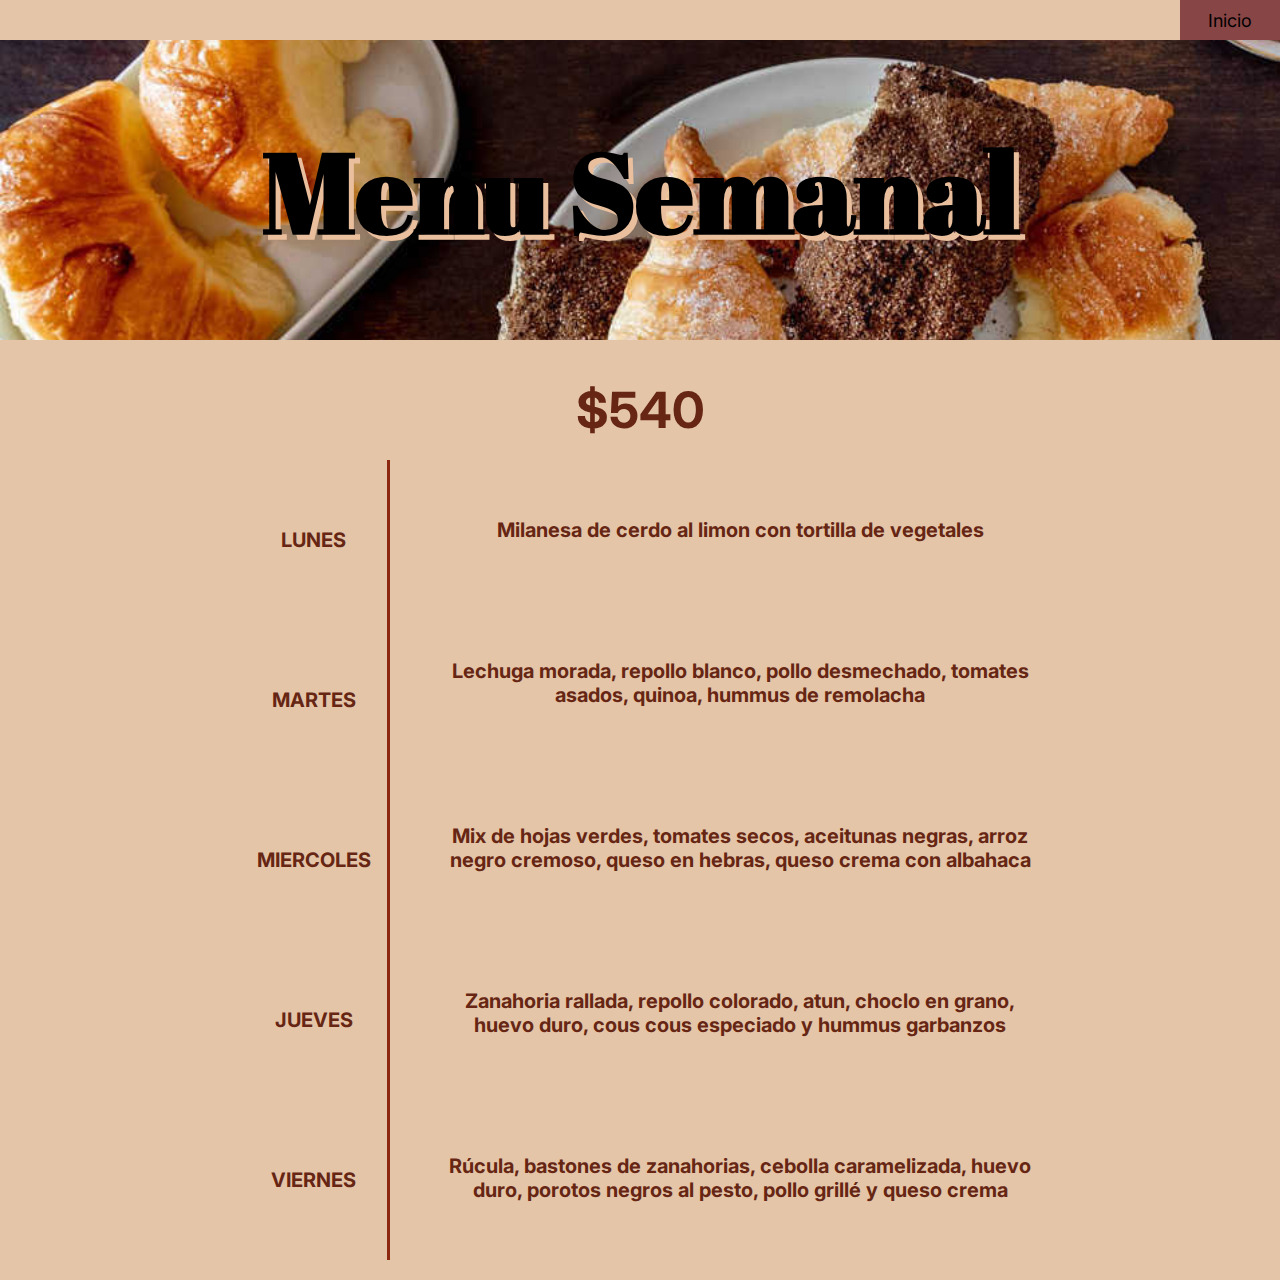
<file: paginas/transformaciones.html>
<!DOCTYPE html>
<html lang="en">
<head>
    <meta charset="UTF-8">
    <link href="https://fonts.googleapis.com/css2?family=Abril+Fatface&display=swap" rel="stylesheet">    <meta http-equiv="X-UA-Compatible" content="IE=edge">
    <link rel="stylesheet" href="https://fonts.googleapis.com/css?family=Inter">
    <meta name="viewport" content="width=device-width, initial-scale=1.0">
    <link rel="stylesheet" href="../Styles/transformaciones.css">
    <title>Transformaciones</title>
</head>
<body>
    <header > 
        <nav  class="navegacion">
            <a href="../index.html">Inicio</a> 
        </nav>
    </header>
    <section id="border" class="menu">
        <h1>Menu Semanal</h1>
    </section>
    <nav id="nav">
        <article>
            <h1 id="precio" >$540</h1>
            <div id="dia" class="menu_opc">
                <p>LUNES</p>
                <p>MARTES</p>
                <p>MIERCOLES</p>
                <p>JUEVES</p>
                <p>VIERNES</p>
            </div>
            <div id="comida" class="menu_opc">
                <p>Milanesa de cerdo al limon con tortilla de vegetales</p>
                <p>Lechuga morada, repollo blanco, pollo desmechado, tomates asados, quinoa, hummus de remolacha</p>
                <p>Mix de hojas verdes, tomates secos, aceitunas negras, arroz negro cremoso, queso en hebras, queso crema con albahaca</p>
                <p>Zanahoria rallada, repollo colorado, atun, choclo en grano, huevo duro, cous cous especiado y hummus garbanzos</p>
                <p>Rúcula, bastones de zanahorias, cebolla caramelizada, huevo duro, porotos negros al pesto, pollo grillé y queso crema</p>
            </div>
        </article>
    </nav>
</body>
</html>
</file>
<file: Styles/styles.css>
#logo {
  font-family: "Arvo", serif;
  font-size: 100px;
  color: rgb(102, 38, 19);
}

.encabezado {
  color: rgb(102, 38, 19);
}

.fondo {
  background-color: rgb(228, 197, 168);
  font-family: Inter;
}

.productos {
  margin: 40px;
  padding: 15px;
  background-color: rgb(182, 70, 50);
  width: auto;
  height: auto;
}

.cartas {
  display: flex;
  align-items: center;
  justify-content: center;
  padding: 15px;
}

.escala {
  width: 60%;
  align-self: center;
}

.titulo {
  display: flex;
  align-items: center;
  justify-content: center;
  padding: 15px;
  margin: 40px;
  background-color: rgb(182, 70, 50);
  color: rgb(102, 38, 19);
  background-image: linear-gradient(rgb(182, 70, 50), rgb(216, 162, 44), rgb(182, 70, 50));
}

.headerMenu {
  background-image: url(../Imagenes/facturas.jpg);
  background-size: cover;
  background-repeat: no-repeat;
  background-position: center;
  height: 400px;
}

.menu h1 {
  font-size: 7rem;
  font-family: "Abril Fatface", cursive;
  text-shadow: rgb(233, 191, 157) 5px 5px;
  text-align: center;
  -webkit-animation-name: title;
          animation-name: title;
  -webkit-animation-duration: 7s;
          animation-duration: 7s;
  -webkit-animation-iteration-count: infinite;
          animation-iteration-count: infinite;
}

.article {
  height: 900px;
  width: 800px;
  display: grid;
  grid-template-areas: "precio precio " "dia comida";
  grid-template-rows: 100px 800px;
  grid-template-columns: 150px 650px;
}

#precio {
  grid-area: precio;
  display: flex;
  justify-content: center;
  align-items: center;
  font-size: 50px;
  color: rgb(102, 38, 19);
}

.menu_opc {
  justify-content: space-around;
  display: flex;
  align-items: center;
  font-size: 20px;
  flex-direction: column;
}
.menu_opc p {
  font-weight: bold;
  color: rgb(102, 38, 19);
  text-align: center;
}
.menu_opc p:hover {
  font-size: 25px;
  color: rgb(48, 54, 13);
}

#dia {
  grid-area: dia;
  display: flex;
  border-right: 3px solid rgb(139, 40, 15);
  -webkit-animation-name: menu;
          animation-name: menu;
  -webkit-animation-duration: 5s;
          animation-duration: 5s;
  -webkit-animation-iteration-count: infinite;
          animation-iteration-count: infinite;
}

#comida {
  grid-area: comida;
  margin-left: 50px;
}

#nav {
  display: flex;
  justify-content: center;
  align-items: center;
  padding: 20px;
}

@-webkit-keyframes title {
  0% {
    color: rgb(46, 44, 44);
  }
  50% {
    color: rgb(170, 60, 60);
  }
  100% {
    color: rgb(46, 44, 44);
  }
}

@keyframes title {
  0% {
    color: rgb(46, 44, 44);
  }
  50% {
    color: rgb(170, 60, 60);
  }
  100% {
    color: rgb(46, 44, 44);
  }
}
.formulario {
  display: flex;
  justify-content: center;
  align-self: center;
}
.formulario form {
  background-color: rgb(182, 70, 50);
  border: 1px solid black;
  width: 290px;
  padding: 15px;
  margin-top: 100px;
}

.perfil {
  display: flex;
  justify-content: center;
  align-items: center;
  padding: 40px;
  margin-top: 50px;
  width: 800px;
}
.perfil div {
  padding: 20px;
}/*# sourceMappingURL=styles.css.map */
</file>
<file: Styles/menuSemanal.css>
* {
    margin: 0;
    padding: 0; 
    box-sizing: border-box;
    text-decoration: none;
    list-style: none;
 }

 body{
    background-color:  rgb(228, 197, 168);
    font-family: Inter;
    font-size: 18px;
 }

 header{
    position: sticky;
    top: 0;
    display: flex;
    justify-content: flex-end;
 }


 .navegacion{
    display: flex;
    width: 100px;
    height: 40px;
    background-color: rgb(136, 69, 69);
    justify-content: center;
    align-items: center;    
 }


 .navegacion a{
    color: black;
 }

 .menu {
    height: 300px;
    animation-name: title;
    animation-duration: 7s;
    animation-iteration-count: infinite;
    background-image: url(../Imagenes/facturas.jpg);
    background-size: cover;
    background-attachment: fixed; 
 }

 .menu h1{
    font-size: 7rem;
    font-family: 'Abril Fatface', cursive;
    text-shadow: rgb(233, 191, 157) 5px 5px ;
    text-align: center;
 }

 @keyframes title {
    0% {color: rgb(46, 44, 44);}
    50% { color: rgb(170, 60, 60)}
    100% { color: rgb(46, 44, 44);}
  }

@keyframes menu {
   50% { font-size: 23px;}
}

article{
   height: 900px;
   width: 800px;
   display: grid;
   grid-template-areas: 
   "precio precio "
   "dia comida";
   grid-template-rows: 100px 800px;
   grid-template-columns: 150px 650px;
  }

#precio{
   grid-area: precio;
   display: flex;
   justify-content: center;
   align-items: center;
   font-size: 50px;
   color: rgb(102, 38, 19);
  }

.menu_opc{
   justify-content:space-around ;
   display: flex;
   align-items: center;
   font-size: 20px;
   flex-direction: column;
}


#dia{
   grid-area: dia;
   display: flex;
   border-right: 3px solid  rgb(139, 40, 15);
   animation-name: menu;
   animation-duration: 5s;
   animation-iteration-count: infinite;
  }
#comida{
   grid-area: comida;
   margin-left: 50px;
  }

#nav{
   display: flex;
   justify-content: center;
   align-items: center;
   padding: 20px;
}

p{
   font-weight: bold;
   color: rgb(102, 38, 19);
   text-align:center;  
}

p:hover {
   font-size: 25px;
   color: rgb(48, 54, 13);
}
</file>
<file: Styles/transformaciones.css>
* {
    margin: 0;
    padding: 0; 
    box-sizing: border-box;
    text-decoration: none;
    list-style: none;
 }

 body{
    background-color:  rgb(228, 197, 168);
    font-family: Inter;
    font-size: 18px;
 }

 header{
    position: sticky;
    top: 0;
    display: flex;
    justify-content: flex-end;
 }

 #border{
    
 }

 .navegacion{
    display: flex;
    width: 100px;
    height: 40px;
    background-color: rgb(136, 69, 69);
    justify-content: center;
    align-items: center;    
 }

 section {
    display: flex;
    padding: 0px;
    justify-content: center;
    align-items: center;
 }

 .navegacion a{
    color: black;
 }

 .menu {
    height: 300px;
    animation-name: title;
    animation-duration: 7s;
    animation-iteration-count: infinite;
    background-image: url(../Imagenes/facturas.jpg);
    background-size: cover;
    background-attachment: fixed;
 }

 .menu h1{
    font-size: 7rem;
    font-family: 'Abril Fatface', cursive;
    text-shadow: rgb(233, 191, 157) 5px 5px ;
 }

 @keyframes title {
    0% {color: rgb(46, 44, 44);}
    50% { color: rgb(170, 60, 60)}
    100% { color: rgb(46, 44, 44);}
  }

@keyframes menu {
   50% { font-size: 23px;}
}

article{
   height: 900px;
   width: 800px;
   display: grid;
   grid-template-areas: 
   "precio precio "
   "dia comida";
   grid-template-rows: 100px 800px;
   grid-template-columns: 150px 650px;
  }

#precio{
   grid-area: precio;
   display: flex;
   justify-content: center;
   align-items: center;
   font-size: 50px;
   color: rgb(102, 38, 19);
  }

.menu_opc{
   justify-content:space-around ;
   display: flex;
   align-items: center;
   font-size: 20px;
   flex-direction: column;
}


#dia{
   grid-area: dia;
   display: flex;
   border-right: 3px solid  rgb(139, 40, 15);
   animation-name: menu;
   animation-duration: 5s;
   animation-iteration-count: infinite;
  }
#comida{
   grid-area: comida;
   margin-left: 50px;
  }

#nav{
   display: flex;
   justify-content: center;
   align-items: center;
   padding: 20px;
}

p{
   font-weight: bold;
   color: rgb(102, 38, 19);
   text-align:center;  
}

p:hover {
   font-size: 25px;
   color: rgb(48, 54, 13);
}
</file>
